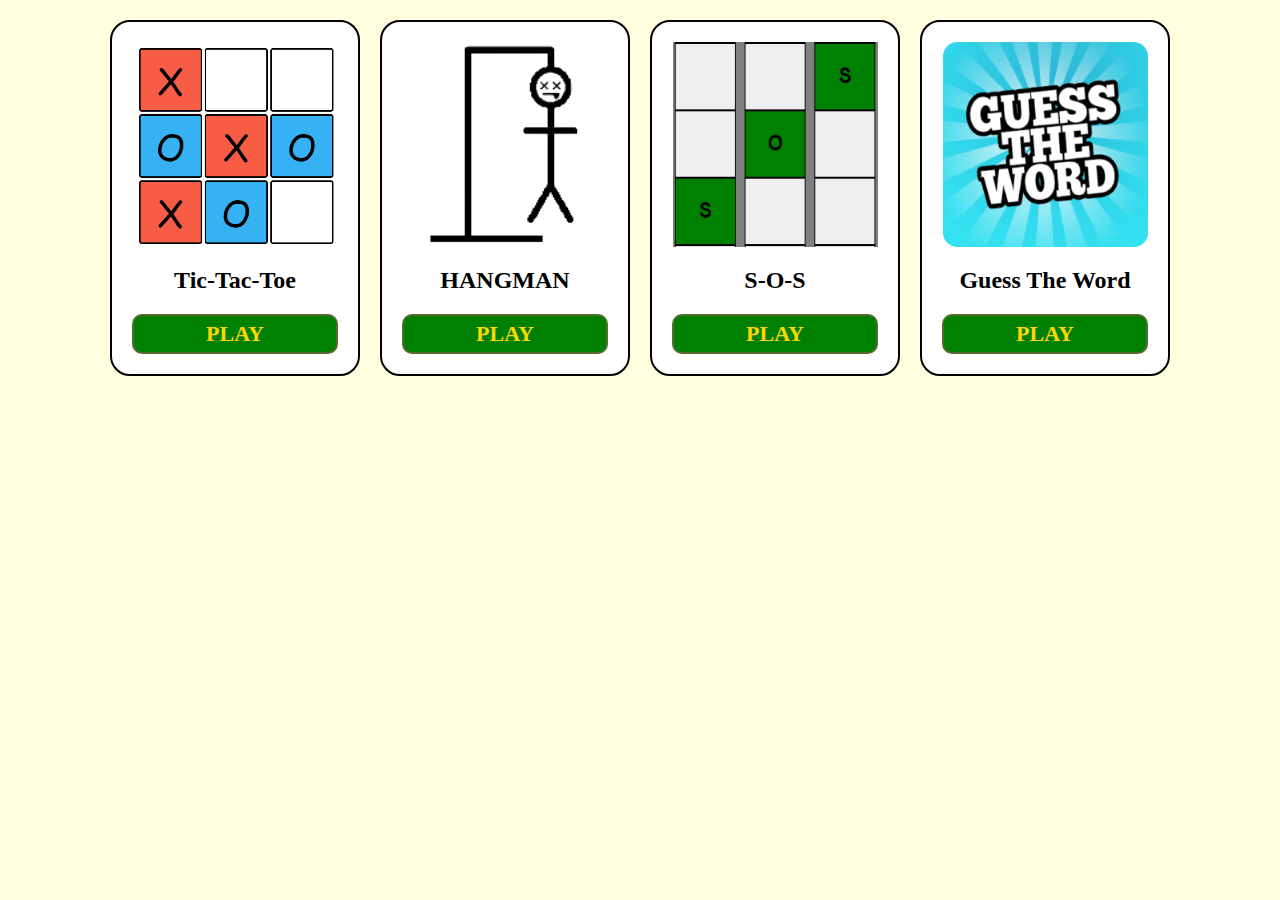
<file: index.html>
<!DOCTYPE html>
<html lang="en">
    <head>
        <meta charset="UTF-8">
        <meta http-equiv="X-UA-Compatible" content="IE=edge">
        <meta name="viewport" content="width=device-width, initial-scale=1.0">
        <title>Document</title>
        <link rel="stylesheet" href="style.css">
    </head>
    <body>
        <div class="container">
            <div class="card">
                <img src="img/tic_tac_toe.png">
                <h2>Tic-Tac-Toe</h2>
                <a href="Tic-Tac-Toe/index.html">PLAY</a>
            </div>
            <div class="card">
                <img src="Hangman/img/steps_07.png">
                <h2>HANGMAN</h2>
                <a href="Hangman/index.html">PLAY</a>
            </div>
            <div class="card">
                <img src="img/sos.png">
                <h2>S-O-S</h2>
                <a href="S-O-S/index.html">PLAY</a>
            </div>
            <div class="card">
                <img src="img/guessTheWord.png">
                <h2>Guess The Word</h2>
                <a href="Guess The Word/index.html">PLAY</a>
            </div>
        </div>
    </body>
</html>
</file>
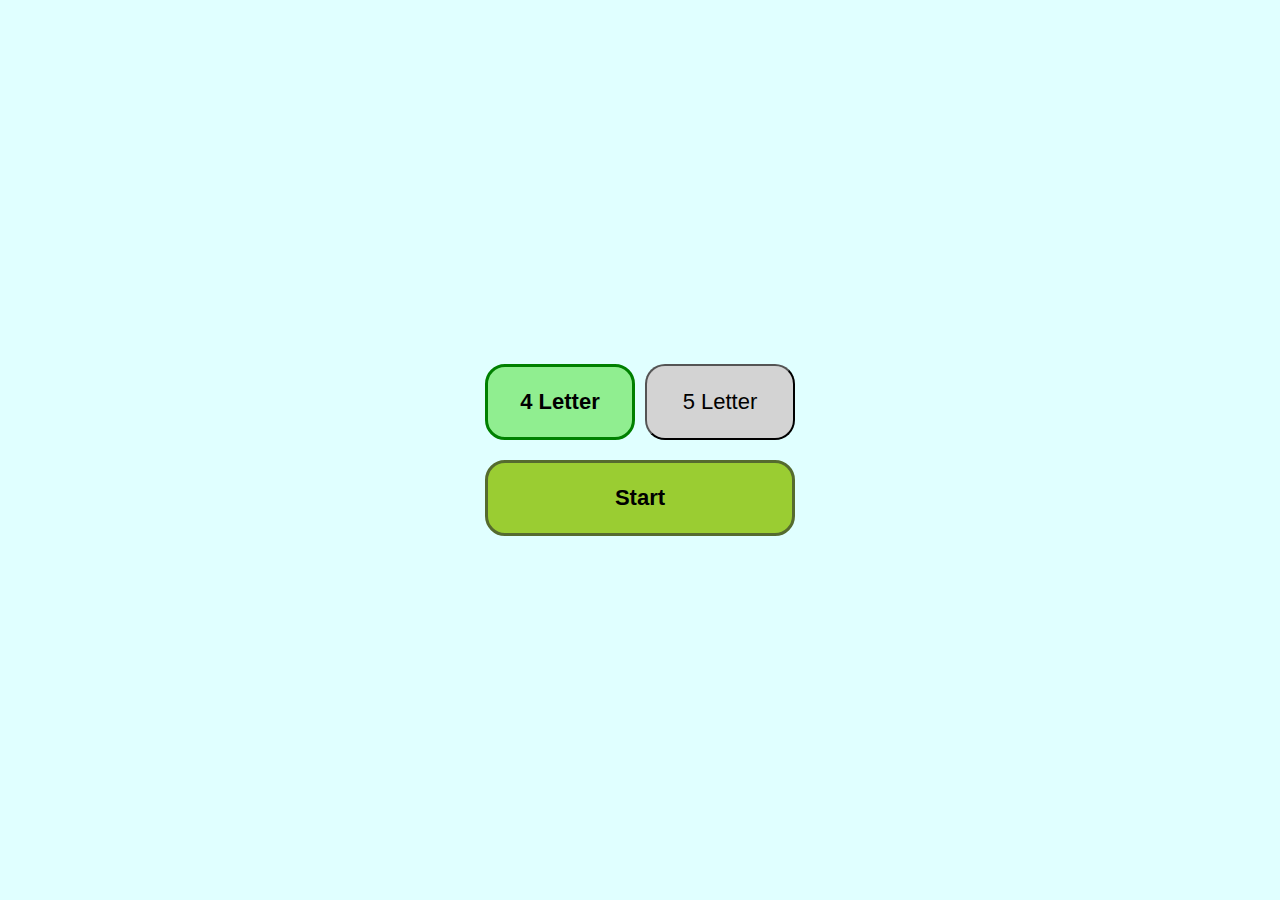
<file: Guess The Word/index.html>
<!DOCTYPE html>
<html lang="en">
    <head>
        <meta charset="UTF-8">
        <meta http-equiv="X-UA-Compatible" content="IE=edge">
        <meta name="viewport" content="width=device-width, initial-scale=1.0">
        <title>Guess The Word</title>
        <link rel="stylesheet" href="style.css">
        <script type="module" src="script.js" defer></script>
        <link rel="shortcut icon" href="../img/guessTheWord.png" type="image/x-icon">
    </head>
    <body>
        <dialog id="modal">
            <h1 id="info">You Guessed The Word!!</h1>
            <button>Main Menu</button>
            <button>Next Word</button>
        </dialog>
        <div class="startPanel">
            <div class="controls">
                <button class="variant active">4 Letter</button>
                <button class="variant">5 Letter</button>
                <button id="start">Start</button>
            </div>
        </div>
        <div class="container">
            <div id="wordPanel">
                <div id="box"></div>
            </div>
            <div id="controlPanel">
                <div id="keyboard"></div>
            </div>
            <button class="mainMenu">Main Menu</button>
        </div>
    </body>
</html>
</file>
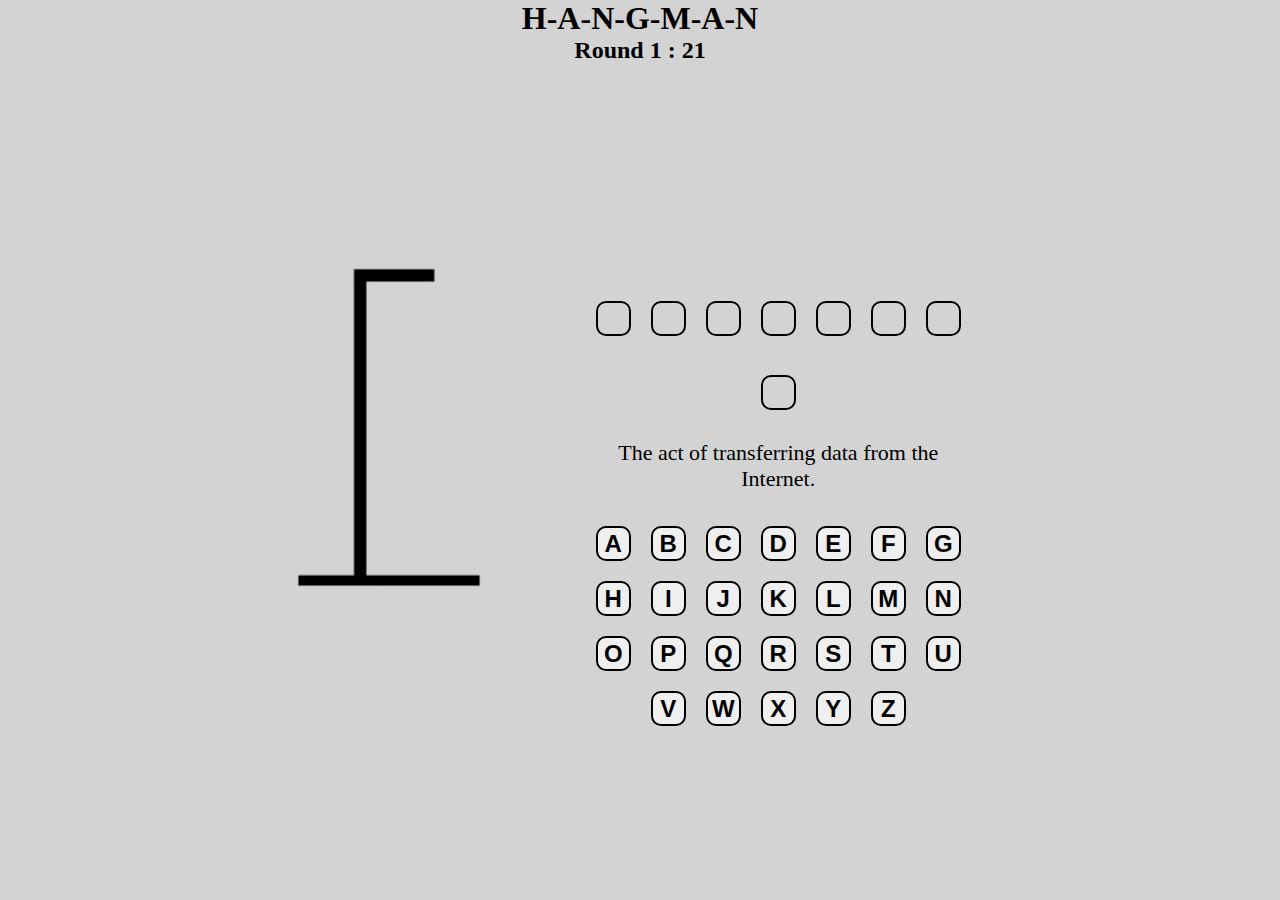
<file: Hangman/index.html>
<!DOCTYPE html>
<html lang="en">
    <head>
        <meta charset="UTF-8">
        <meta http-equiv="X-UA-Compatible" content="IE=edge">
        <meta name="viewport" content="width=device-width, initial-scale=1.0">
        <title>Hangman</title>
        <link rel="stylesheet" href="style.css">
        <link rel="shortcut icon" href="img/steps_07.png" type="image/x-icon">
        <script src="Words.js"></script>
        <script src="script.js" defer></script>
    </head>
    <body>
        <div id="box">
            <h1>H-A-N-G-M-A-N</h1>
            <h2 id="round"></h2>
        </div>
        <div class="game">
            <div id="imgBox"></div>
            <div id="infoBox">
                <div id="wordHintBox"></div>
                <div id="playerBox"></div>
            </div>
        </div>
    </body>
</html>
</file>
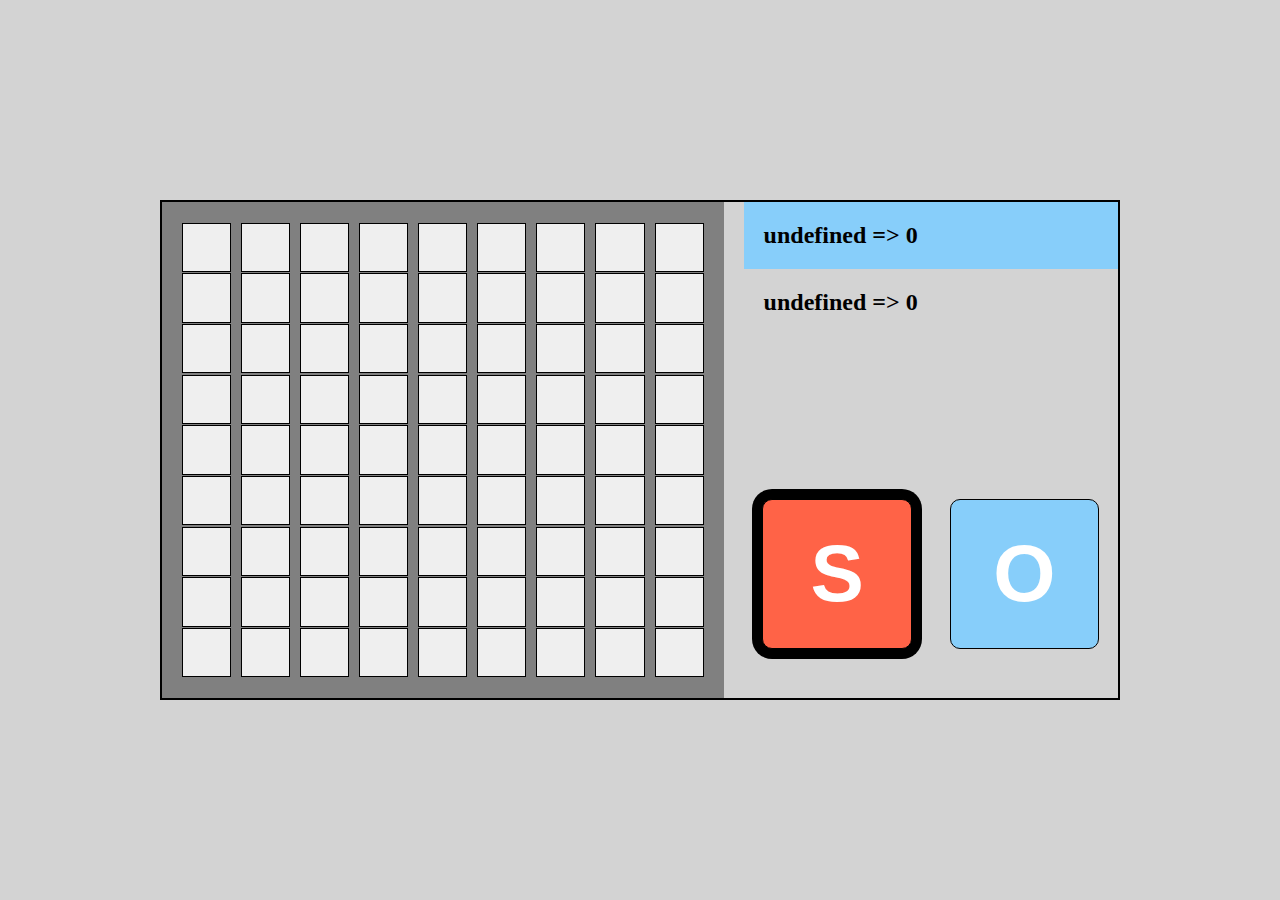
<file: S-O-S/index.html>
<!DOCTYPE html>
<html lang="en">
    <head>
        <meta charset="UTF-8">
        <meta http-equiv="X-UA-Compatible" content="IE=edge">
        <meta name="viewport" content="width=device-width, initial-scale=1.0">
        <title>Document</title>
        <link rel="stylesheet" href="style.css">
        <script src="SOS.js"></script>
        <script src="script.js" defer></script>
        <link rel="shortcut icon" href="../img/sos.png" type="image/x-icon">
    </head>
    <body>
        <script>
            var player1 = prompt("PLayer1 : ").trim() || "Player 1";
            var player2 = prompt("PLayer2 : ").trim() || "Player 2";
        </script>
        <div id="game">
            <div id="board"></div>

            <div id="info">
                <div class="players">
                    <h2 class="playing" id="player1"></h2>
                    <h2 id="player2"></h2>
                </div>
                <div class="symbols">
                    <button onclick="changeSymbol('S')" class="active" id="btnS">S</button>
                    <button onclick="changeSymbol('O')" id="btnO">O</button>
                </div>
            </div>
        </div>
    </body>
</html>
</file>
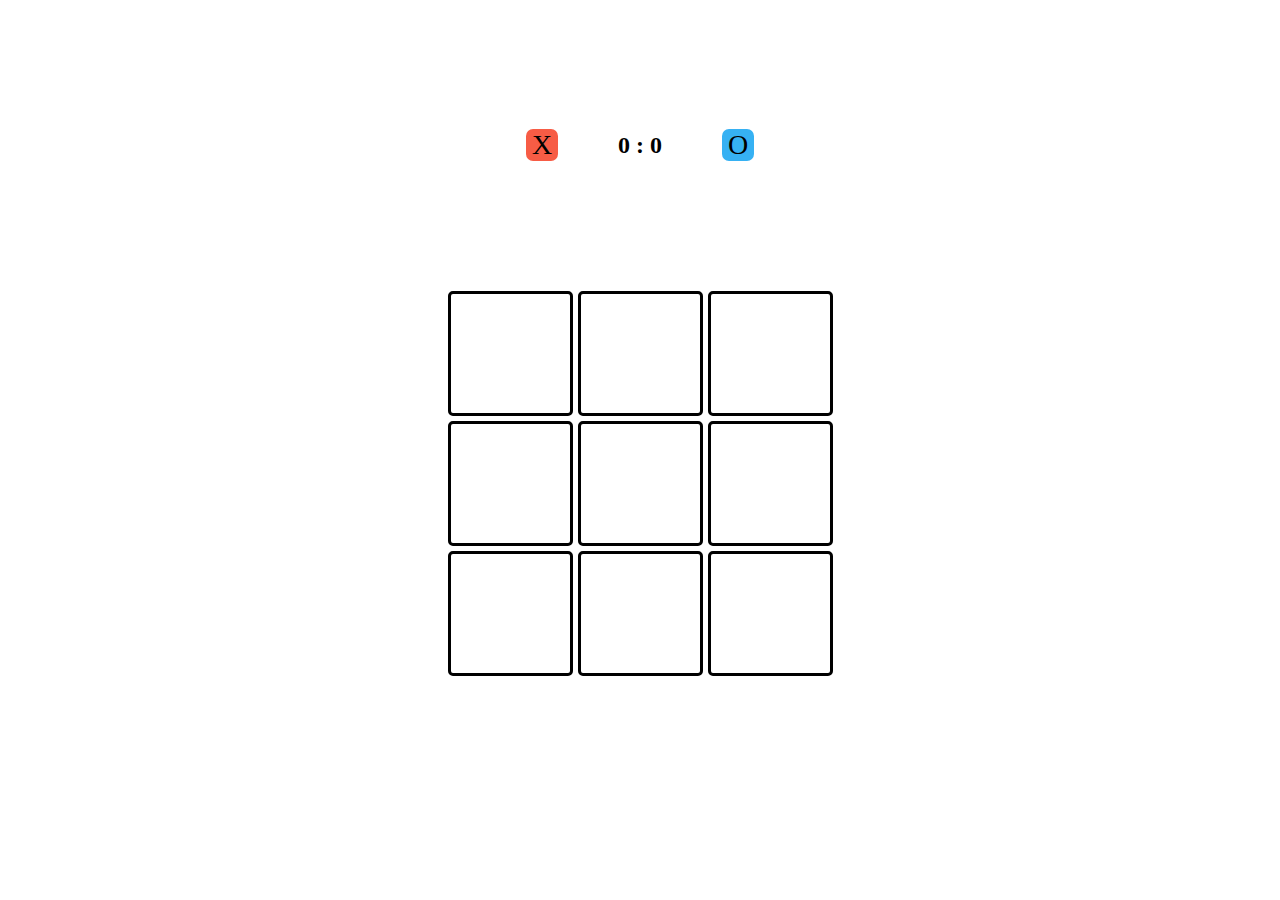
<file: Tic-Tac-Toe/index.html>
<!DOCTYPE html>
<html lang="en">
    <head>
        <meta charset="UTF-8">
        <meta http-equiv="X-UA-Compatible" content="IE=edge">
        <meta name="viewport" content="width=device-width, initial-scale=1.0">
        <title>Tic-Tac-Toe</title>
        <link rel="stylesheet" href="style.css">
        <link rel="shortcut icon" href="../img/tic_tac_toe.png" type="image/x-icon">
        <script src="script.js" defer></script>
    </head>
    <body>
        <script>
            var player1 = prompt("Player 1 : ");
            var player2 = prompt("Player 2 : ");
        </script>
        <div class="infoDesk">
            <div class="box player1">X</div>
            <h2 id="pl1"></h2>
            <h2 id="score">0 : 0</h2>
            <h2 id="pl2"></h2>
            <div class="box player2">O</div>
        </div>
        <div class="display">
            <button onclick="Clicked(1)"></button>
            <button onclick="Clicked(2)"></button>
            <button onclick="Clicked(3)"></button>
            <button onclick="Clicked(4)"></button>
            <button onclick="Clicked(5)"></button>
            <button onclick="Clicked(6)"></button>
            <button onclick="Clicked(7)"></button>
            <button onclick="Clicked(8)"></button>
            <button onclick="Clicked(9)"></button>
        </div>
    </body>
</html>
</file>
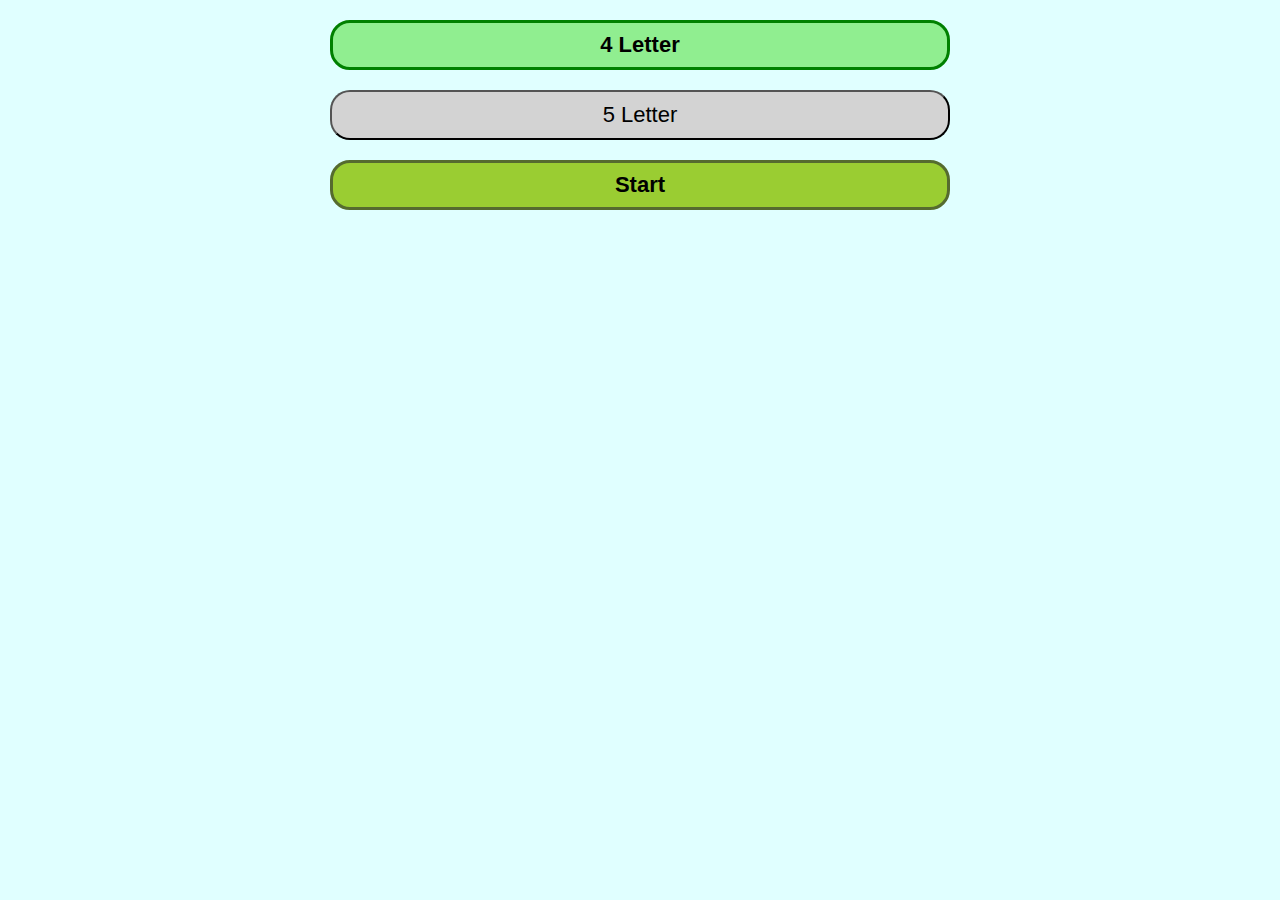
<file: Games/Guess The Word/index.html>
<!DOCTYPE html>
<html lang="en">
    <head>
        <meta charset="UTF-8">
        <meta http-equiv="X-UA-Compatible" content="IE=edge">
        <meta name="viewport" content="width=device-width, initial-scale=1.0">
        <title>Guess The Word</title>
        <link rel="stylesheet" href="style.css">
        <link rel="shortcut icon" href="../img/guessTheWord.png" type="image/x-icon">
        <script src="data.js"></script>
        <script src="script.js" defer></script>
    </head>
    <body>
        <dialog id="modal">
            <h1 id="info">You Guessed The Word!!</h1>
            <button>Main Menu</button>
            <button>Next Word</button>
        </dialog>
        <div class="startPanel">
            <div class="controls">
                <button class="variant active">4 Letter</button>
                <button class="variant">5 Letter</button>
                <button id="start">Start</button>
            </div>
        </div>
        <div class="container">
            <div id="wordPanel">
                <div id="box"></div>
            </div>
            <div id="controlPanel">
                <div id="keyboard"></div>
            </div>
            <button class="mainMenu">Back</button>
        </div>
    </body>
</html>
</file>
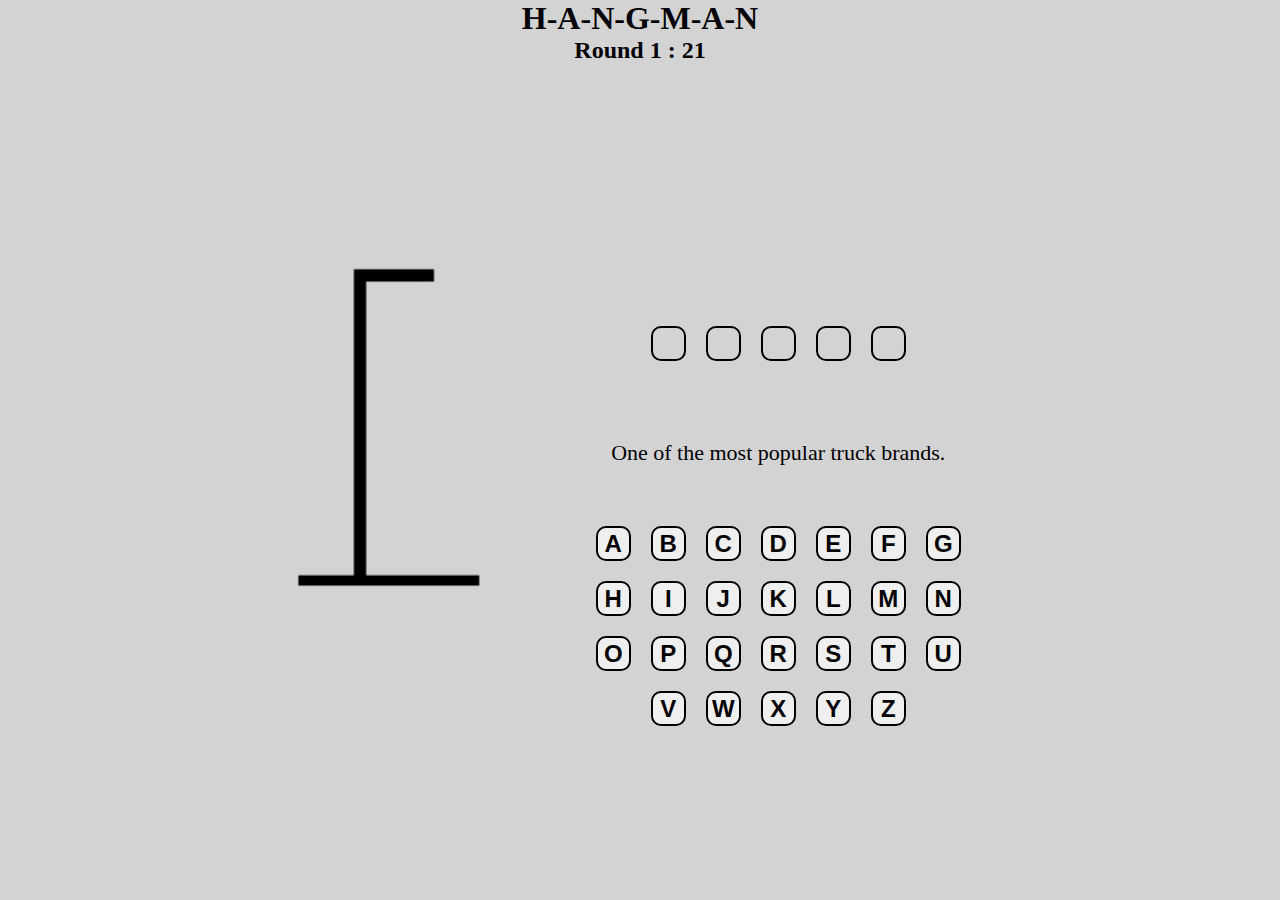
<file: Games/Hangman/index.html>
<!DOCTYPE html>
<html lang="en">
    <head>
        <meta charset="UTF-8">
        <meta http-equiv="X-UA-Compatible" content="IE=edge">
        <meta name="viewport" content="width=device-width, initial-scale=1.0">
        <title>Hangman</title>
        <link rel="stylesheet" href="style.css">
        <link rel="shortcut icon" href="img/steps_07.png" type="image/x-icon">
        <script src="Words.js"></script>
        <script src="script.js" defer></script>
    </head>
    <body>
        <div id="box">
            <h1>H-A-N-G-M-A-N</h1>
            <h2 id="round"></h2>
        </div>
        <div class="game">
            <img id="imgBox" src="img/steps_00.png">
            <div id="infoBox">
                <div id="wordHintBox"></div>
                <div id="playerBox"></div>
            </div>
        </div>
    </body>
</html>
</file>
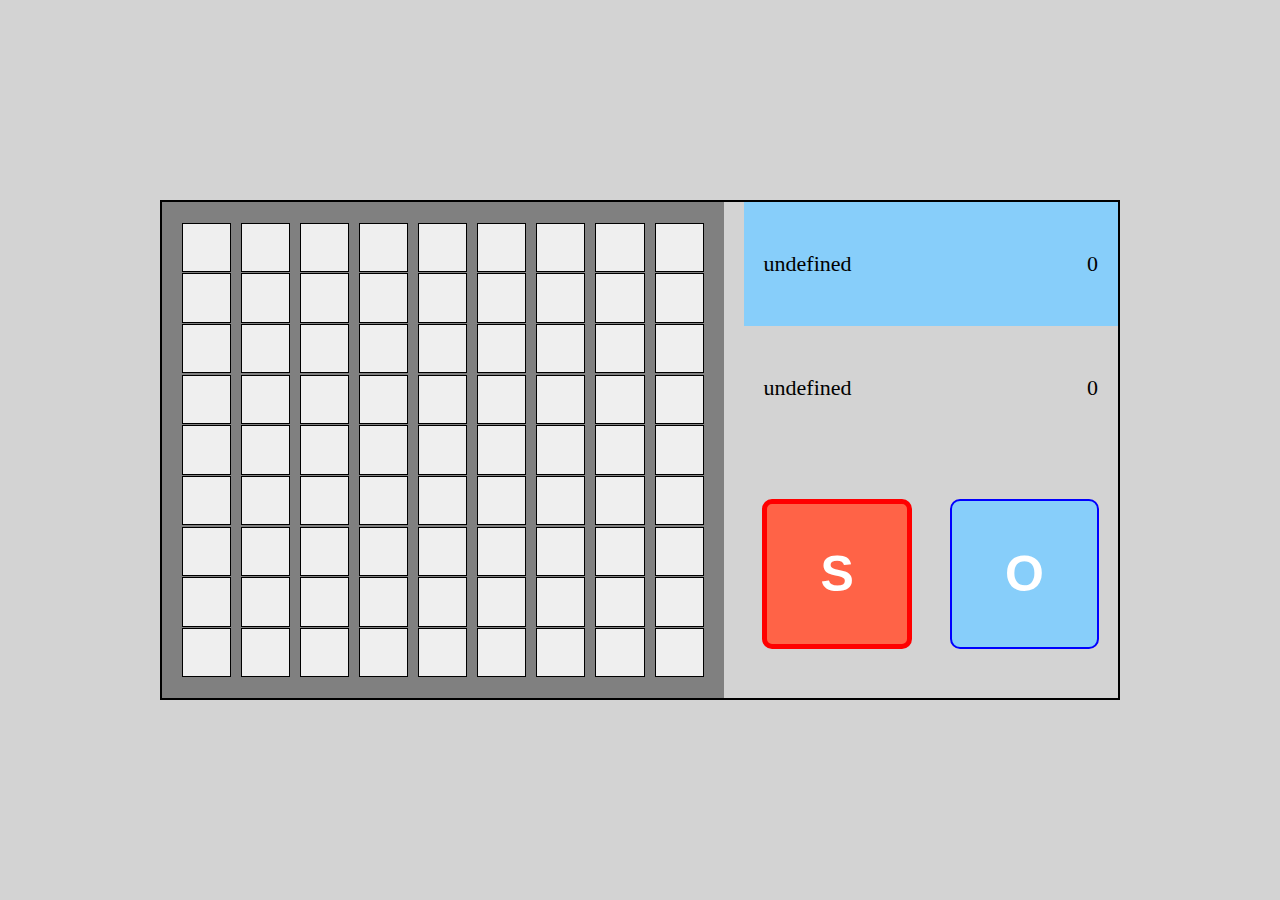
<file: Games/S-O-S/index.html>
<!DOCTYPE html>
<html lang="en">
    <head>
        <meta charset="UTF-8">
        <meta http-equiv="X-UA-Compatible" content="IE=edge">
        <meta name="viewport" content="width=device-width, initial-scale=1.0">
        <title>Document</title>
        <link rel="stylesheet" href="style.css">
        <script src="SOS.js"></script>
        <script src="script.js" defer></script>
        <link rel="shortcut icon" href="../img/sos.png" type="image/x-icon">
    </head>
    <body>
        <script>
            var player1 = prompt("PLayer1 : ").trim() || "Player 1";
            var player2 = prompt("PLayer2 : ").trim() || "Player 2";
        </script>
        <div id="game">
            <div id="board"></div>

            <div id="info">
                <div class="players">
                    <div class="playing" id="player1"></div>
                    <div class="playing" id="player1Score"></div>
                    <div id="player2"></div>
                    <div id="player2Score"></div>
                </div>
                <div class="symbols">
                    <button onclick="changeSymbol('S')" class="active" id="btnS">S</button>
                    <button onclick="changeSymbol('O')" id="btnO">O</button>
                </div>
            </div>
        </div>
    </body>
</html>
</file>
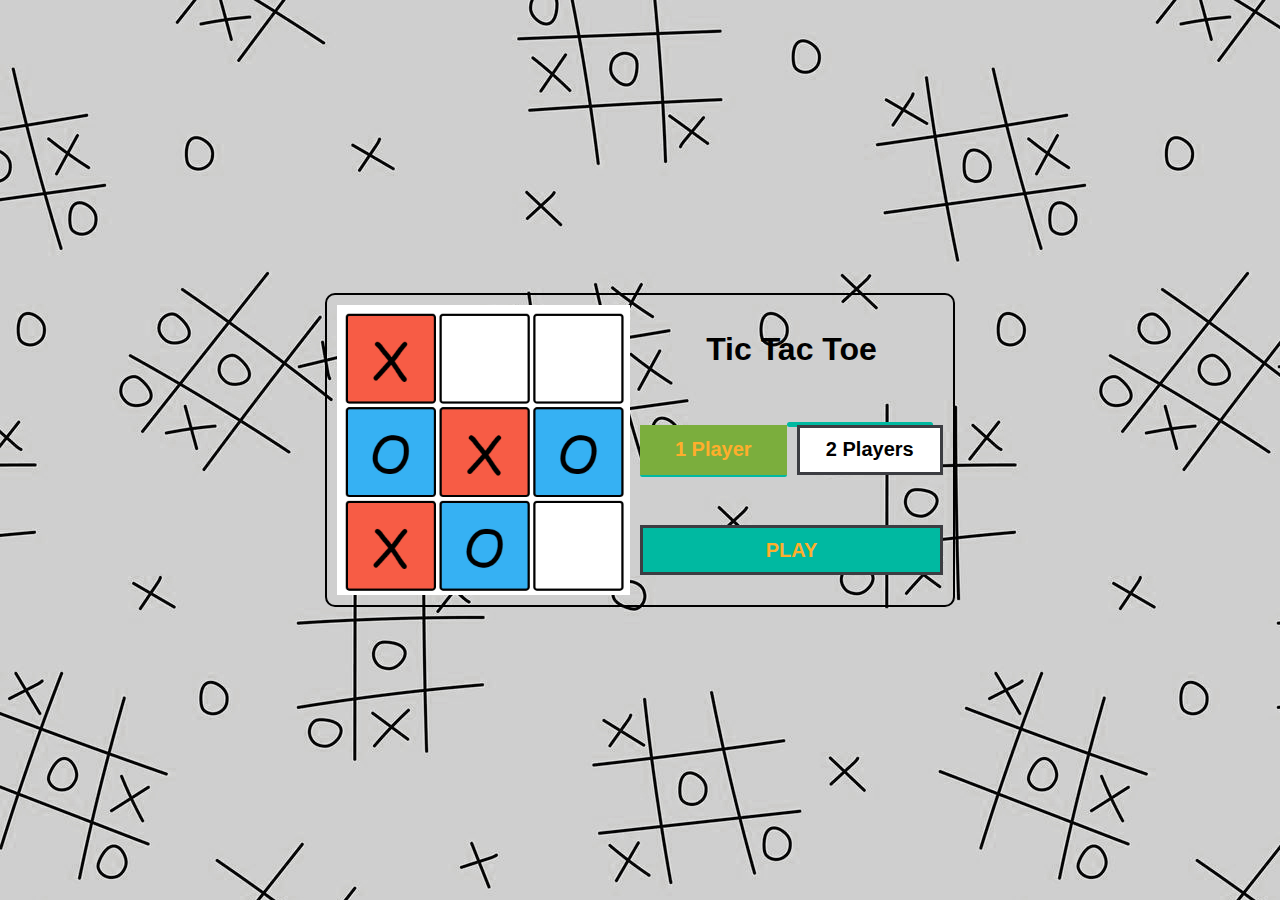
<file: Games/TicTacToe/index.html>
<!DOCTYPE html>
<html lang="en">
    <head>
        <meta charset="UTF-8">
        <meta http-equiv="X-UA-Compatible" content="IE=edge">
        <meta name="viewport" content="width=device-width, initial-scale=1.0">
        <title>Tic-Tac-Toe</title>
        <link rel="stylesheet" href="styles/main.css">
        <link rel="stylesheet" href="styles/menu.css">
        <link rel="shortcut icon" href="../img/tic_tac_toe.png" type="image/x-icon">
        <script src="script.js" defer></script>
    </head>
    <body>
        <div class="menu">
            <img src="img/logo.png" id="logo">
            <h1>Tic Tac Toe</h1>
            <button onclick="changeMode(1)" class="active" id="btn1">1 Player</button>
            <button onclick="changeMode(2)" id="btn2">2 Players</button>
            <button onclick="startGame()" id="start">Play</button>
        </div>
        <div class="infoDesk">
            <div class="box player1">X</div>
            <h2 id="pl1"></h2>
            <h2 id="score1">0</h2>
            <h2 id="score2">0</h2>
            <h2 id="pl2"></h2>
            <div class="box player2">O</div>
        </div>
        <div class="display">
            <button class="fields" onclick="clicked(1)"></button>
            <button class="fields" onclick="clicked(2)"></button>
            <button class="fields" onclick="clicked(3)"></button>
            <button class="fields" onclick="clicked(4)"></button>
            <button class="fields" onclick="clicked(5)"></button>
            <button class="fields" onclick="clicked(6)"></button>
            <button class="fields" onclick="clicked(7)"></button>
            <button class="fields" onclick="clicked(8)"></button>
            <button class="fields" onclick="clicked(9)"></button>
        </div>
    </body>
</html>
</file>
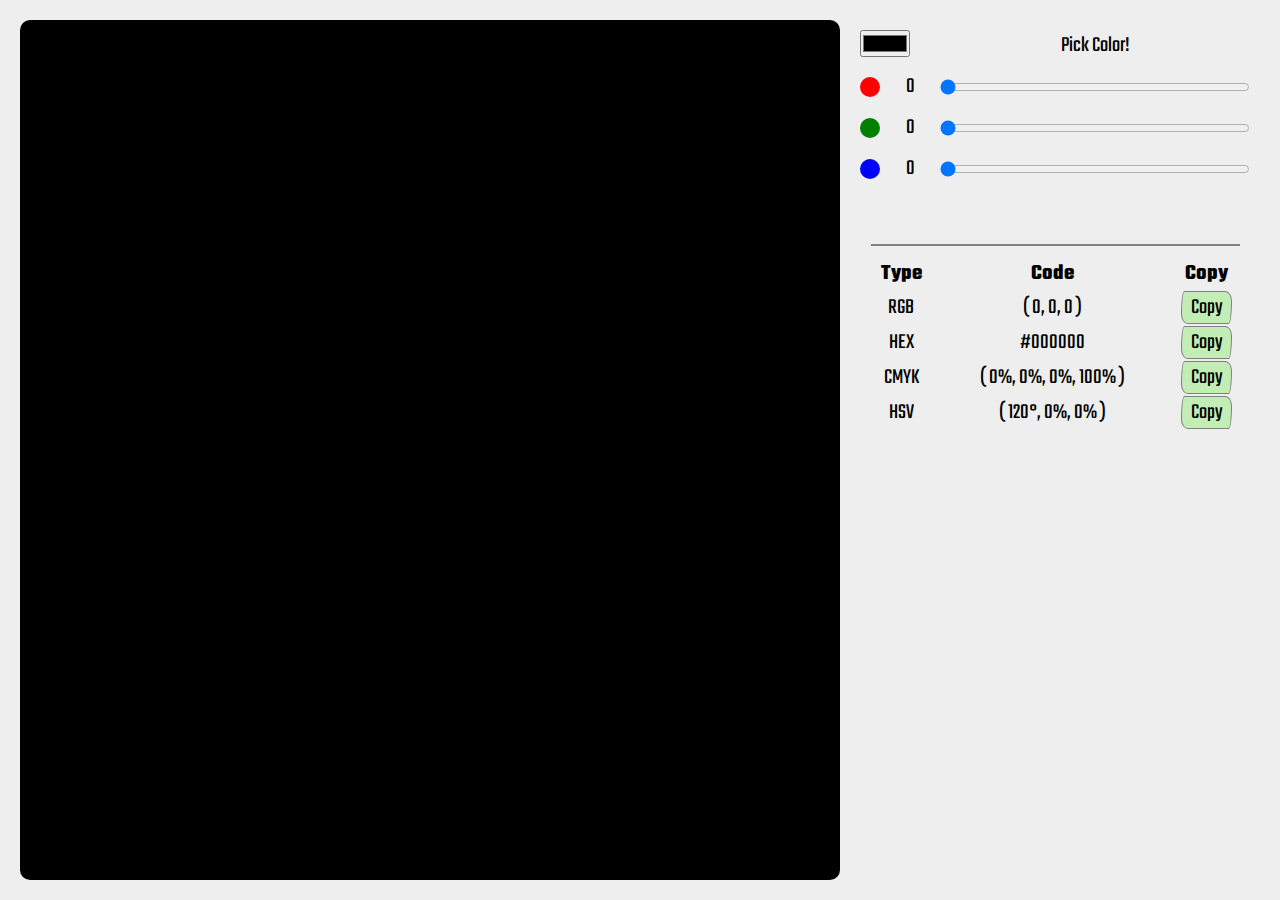
<file: Tools/ColorPicker/index.html>
<!DOCTYPE html>
<html lang="en">
    <head>
        <meta charset="UTF-8">
        <meta name="viewport" content="width=device-width, initial-scale=1.0">
        <title>Color Picker</title>
        <link rel="stylesheet" href="style.css">
        <link rel="shortcut icon" href="img/logo.png" type="image/x-icon">
        <script defer src="script.js"></script>
    </head>
    <body>
        <div class="container">
            <div id="colorPreview"></div>
            <div class="sliders">
                <input type="color" id="colorInput" oninput="toggleChange('color')">
                <span style="grid-column-start: 3; align-self: center;">Pick Color!</span>

                <div style="background-color: red;" class="color"></div>
                <input class="value" type="number" id="redValue" value="0" min="0" max="255">
                <input type="range" id="colorRed" value="0" min="0" max="255" oninput="toggleChange()">

                <div style="background-color: green;" class="color"></div>
                <input class="value" type="number" id="greenValue" value="0" min="0" max="255">
                <input type="range" id="colorGreen" value="0" min="0" max="255" oninput="toggleChange()">

                <div style="background-color: blue;" class="color"></div>
                <input class="value" type="number" id="blueValue" value="0" min="0" max="255">
                <input type="range" id="colorBlue" value="0" min="0" max="255" oninput="toggleChange()">
            </div>
            <div class="colorCodes">
                <table>
                    <tr>
                        <th>Type</th>
                        <th style="width: 50%;">Code</th>
                        <th>Copy</th>
                    </tr>
                    <tr>
                        <td>RGB</td>
                        <td id="rgb">( 0, 0, 0 )</td>
                        <td><button class="copyBtn" onclick="copyCode('rgb')">Copy</button></td>
                    </tr>
                    <tr>
                        <td>HEX</td>
                        <td id="hex">#000000</td>
                        <td><button class="copyBtn" onclick="copyCode('hex')">Copy</button></td>
                    </tr>
                    <tr>
                        <td>CMYK</td>
                        <td id="cmyk">( 0%, 0%, 0%, 100% )</td>
                        <td><button class="copyBtn" onclick="copyCode('cmyk')">Copy</button></td>
                    </tr>
                    <tr>
                        <td>HSV</td>
                        <td id="hsv">( 120°, 0%, 0% )</td>
                        <td><button class="copyBtn" onclick="copyCode('hsv')">Copy</button></td>
                    </tr>
                </table>
            </div>
        </div>
    </body>
</html>
</file>
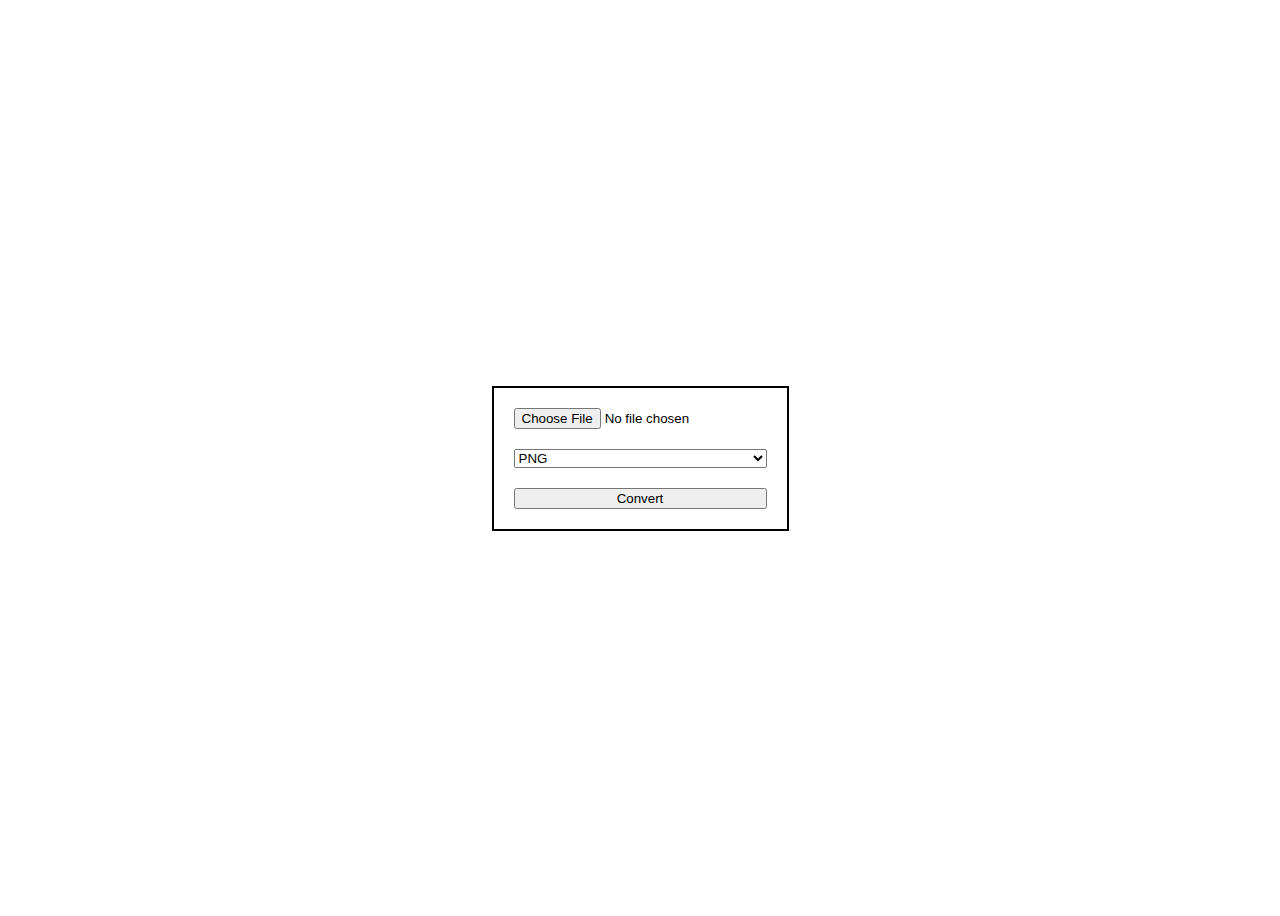
<file: Tools/ImageConverter/index.html>
<!DOCTYPE html>
<html lang="en">
    <head>
        <meta charset="UTF-8">
        <meta http-equiv="X-UA-Compatible" content="IE=edge">
        <meta name="viewport" content="width=device-width, initial-scale=1.0">
        <title>Convert Image</title>
        <script src="script.js" defer></script>
        <link rel="stylesheet" href="style.css">
        <link rel="shortcut icon" href="img/logo.png" type="image/x-icon">
    </head>
    <body>
        <form>
            <input accept=".png, .jpg, .jpeg, .webp" id="input" type="file" required>
            <select id="type">
                <option value="png">PNG</option>
                <option value="jpg">JPG</option>
                <option value="jpeg">JPEG</option>
                <option value="webp">WEBP</option>
            </select>
            <input onclick="download()" type="submit" value="Convert">
        </form>
    </body>
</html>
</file>
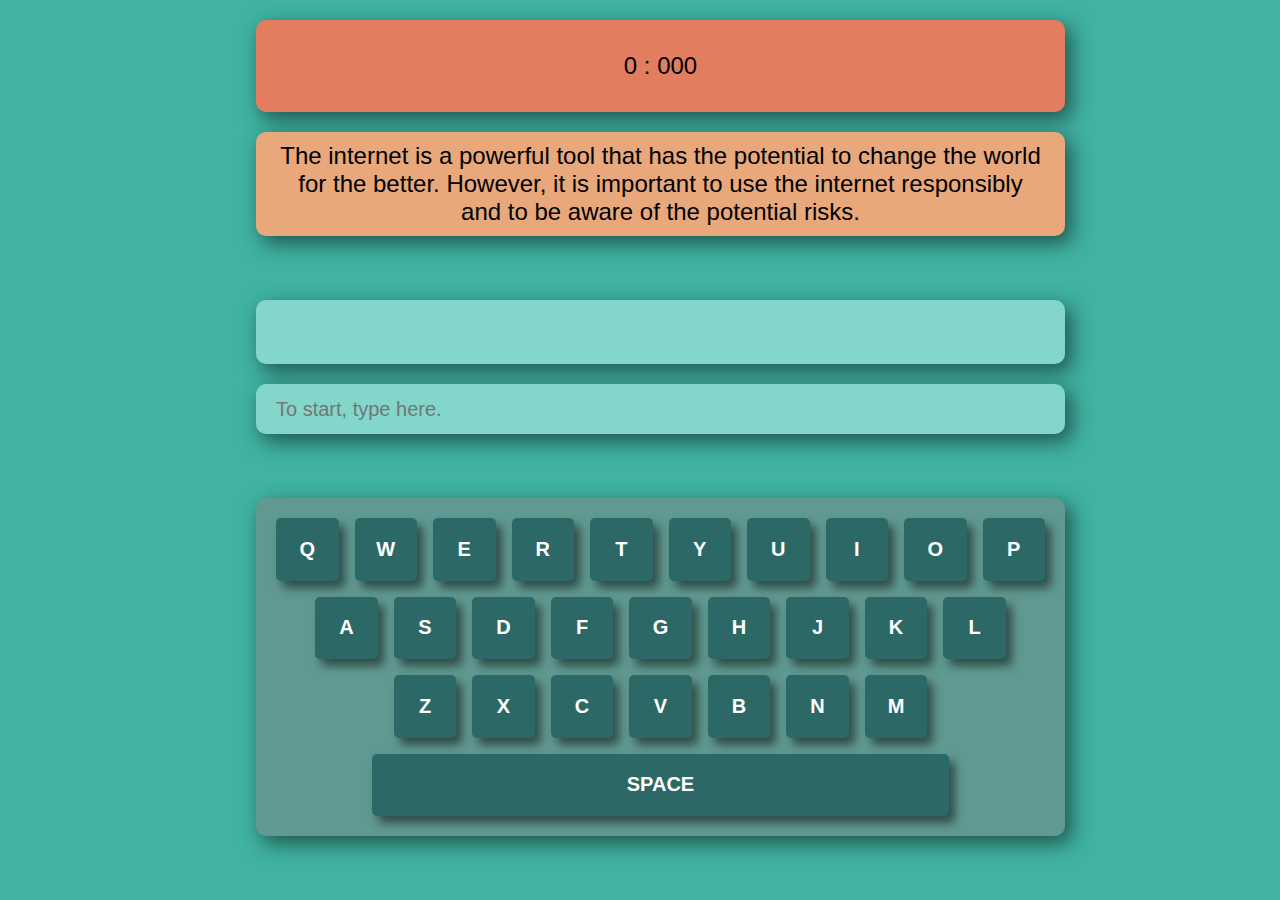
<file: Tools/SpeedTyping/index.html>
<!DOCTYPE html>
<html lang="en">
    <head>
        <meta charset="UTF-8">
        <meta name="viewport" content="width=device-width, initial-scale=1.0">
        <title>Document</title>
        <link rel="stylesheet" href="style.css">
        <link rel="shortcut icon" href="img/logo.png" type="image/x-icon">
        <script src="scripts/data.js"></script>
        <script src="scripts/stopwatch.js"></script>
        <script defer src="scripts/keyboard.js"></script>
        <script defer src="scripts/script.js"></script>
    </head>
    <body>
        <div id="container">
            <div title="Stopwatch" id="timer">0 : 000</div>
            <div title="You will have to type this text" id="textbox"></div>
            <div title="Current word" id="inputtext"></div>
            <input title="Entry" type="text" placeholder="To start, type here." id="inputbox">
            <div title="Keyboard" id="keyboard">
                <div id="row1" class="row"></div>
                <div id="row2" class="row"></div>
                <div id="row3" class="row"></div>
            </div>
        </div>

        <dialog>
            <div class="dialogBox">
                <h2>You Have Done !!!</h2>
                <p id="result">1 : 26 : 756</p>
                <button id="restartBtn" onclick="restart()">Restart</button>
            </div>
        </dialog>
    </body>
</html>
</file>
<file: style.css>
* {
    margin: 0;
    padding: 0;
    box-sizing: border-box;
}

body {
    padding: 20px;
    height: 100vh;
    background-color: lightyellow;
}

.container {
    width: 100%;
    display: flex;
    flex-wrap: wrap;
    gap: 20px;
    justify-content: center;
}

.card {
    width: 250px;
    border: 2px solid black;
    border-radius: 20px;
    padding: 20px;
    text-align: center;
    display: grid;
    gap: 20px;
    background-color: white;
}

.card>img {
    height: 205px;
    max-width: 205px;
    width: auto;
    justify-self: center;
}

.card>a {
    text-decoration: none;
    border-radius: 10px;
    width: 100%;
    height: 40px;
    border: 2px solid darkolivegreen;
    color: gold;
    background-color: green;
    font-weight: bold;
    font-size: 22px;
    display: grid;
    place-items: center;
    transition: .2s all linear;
}

.card>a:hover {
    background-color: gold;
    color: green;
}
</file>
<file: Guess The Word/style.css>
* {
    margin: 0;
    padding: 0;
    box-sizing: border-box;
}

body {
    height: 100vh;
    background-color: lightcyan;
    padding: 20px;
}

#modal {
    width: 250px;
    min-height: 125px;
    padding: 20px;
    background-color: white;
    border: none;
    box-shadow: 0px 12px 80px 30px rgb(127, 127, 127);
    border-radius: 20px;
    position: absolute;
    top: 50%;
    left: 50%;
    translate: -50% -50%;
    text-align: center;
}

#modal>button {
    width: 125px;
    padding: 5px 10px;
    background-color: white;
    border: 2px solid gray;
    margin: 10px;
    font-size: 16px;
    border-radius: 10px;
}

#modal>button:hover {
    background-color: lightgreen;
}

#modal::backdrop {
    background-color: rgba(0, 0, 0, 0.5);
}

.startPanel {
    display: flex;
    justify-content: center;
    align-items: center;
    width: 50%;
    height: 100%;
    margin: auto;
}

.controls {
    display: grid;
    grid-template-columns: 1fr 1fr;
    width: 50%;
    height: 20%;
    gap: 20px 10px;
}

.controls>button {
    border-radius: 20px;
    font-size: 22px;
    background-color: lightgray;
}

.controls>button:hover {
    background-color: lightseagreen !important;
}

.active {
    border: 3px solid green;
    font-weight: bold;
    background-color: lightgreen !important;
}

#start {
    grid-column-start: 1;
    grid-column-end: 3;
    background-color: yellowgreen;
    font-weight: bold;
    border: 3px solid darkolivegreen !important;
}

.container {
    height: 100%;
    width: 100%;
    grid-template-columns: 1fr 1fr;
    display: none;
}

.mainMenu {
    width: 150px;
    height: 50px;
    border: none;
    background-color: lightcoral;
    position: absolute;
    font-size: 22px;
    font-weight: bold;
    border-radius: 20px 50% / 50% 20px;
}

.mainMenu:hover {
    animation: beat .5s infinite;
}

#wordPanel,
#controlPanel {
    display: flex;
    justify-content: center;
    align-items: center;
    padding: 50px;
}

#box {
    display: grid;
    gap: 20px 10px;
}

#keyboard {
    display: grid;
    grid-template-columns: repeat(9, 1fr);
    gap: 20px;
}

.letterBox {
    width: 100px;
    aspect-ratio: 1 / 1;
    border-radius: 5px;
    border: 2px solid gray;
    display: grid;
    place-items: center;
    font-size: 50px;
    font-weight: bold;
}

.keys {
    width: 75px;
    height: 75px;
    border-radius: 10px;
    font-weight: bold;
    font-size: 20px;
    transition: .2s all linear;
}

.keys:hover {
    background-color: lightsteelblue;
}

.keys:disabled {
    border: none;
}

.submitBtn {
    grid-column-start: 4;
    grid-column-end: 7;
    padding: 20px 10px;
    border-radius: 10px;
    border: 1px solid darkolivegreen;
    box-shadow: 0px 20px 100px .5px rgb(127, 127, 127);
    font-size: 20px;
    font-weight: bold;
    background-color: lightgreen;
    transition: .2s all linear;
}

.submitBtn:hover {
    background-color: lightsteelblue;
}

@keyframes beat {
    from {
        transform: scale(1);
    }
    to {
        transform: scale(1.2);
    }
}
</file>
<file: Hangman/style.css>
* {
    margin: 0;
    padding: 0;
    box-sizing: border-box;
    text-align: center;
}

body {
    display: grid;
    grid-template-rows: 0.3fr 2fr;
    height: 100vh;
    background-color: #D3D3D3;
}

.game {
    width: 55%;
    height: auto;
    display: grid;
    grid-template-columns: 1.2fr 2fr;
    gap: 20px;
    place-self: center;
}

#imgBox {
    background-image: url("img/steps_00.png");
    background-size: contain;
    background-repeat: no-repeat;
}

#infoBox {
    display: grid;
    grid-template-columns: 1fr;
    grid-template-rows: 1fr 1fr;
    row-gap: 15px;
    padding: 20px;
}

#wordHintBox {
    display: flex;
    flex-wrap: wrap;
    justify-content: center;
    align-items: center;
}

#playerBox {
    display: flex;
    flex-wrap: wrap;
    justify-content: center;
}

.letterBox,
.keys {
    width: 35px;
    aspect-ratio: 1 / 1;
    border-radius: 10px;
    border: 2px solid black;
    grid-row: 1;
    margin: 10px;
    display: grid;
    place-items: center;
    font-weight: bold;
    font-size: 24px;
    color: black;
}

.hintLine {
    font-size: 22px;
    text-align: center;
}

button:hover {
    background-color: #98b6d4;
}

.playAgainBtn {
    padding: 10px;
    border-radius: 5px;
    font-weight: bold;
    background-color: lightgreen;
    border: 2px solid lightseagreen;
}

.answer {
    font-size: 22px;
}

@media screen and (max-width: 1200px) {
    .game {
        width: 90%;
    }
}
</file>
<file: S-O-S/style.css>
* {
    margin: 0;
    padding: 0;
    box-sizing: border-box;
}

body {
    height: 100vh;
    display: grid;
    place-items: center;
    background-color: lightgrey;
}

#game {
    width: 75%;
    min-height: 500px;
    border: 2px solid black;
    display: grid;
    grid-template-columns: 1.5fr 1fr;
    gap: 20px;
}

#board {
    width: 100%;
    height: 100%;
    background-color: gray;
    padding: 20px;
    display: grid;
    column-gap: 10px;
    justify-content: center;
    align-items: center;
}

#info {
    width: 100%;
    height: 100%;
    display: grid;
    grid-template-rows: 1fr 1fr;
}

.symbols {
    display: grid;
    grid-template-columns: 1fr 1fr;
    place-items: center;
}

.symbols button {
    width: 80%;
    aspect-ratio: 1 / 1;
    font-size: 500%;
    border: none;
    border-radius: 10px;
    color: white;
    font-weight: bold;
    border: 1px solid black;
}

#btnS {
    background-color: tomato;
}

#btnO {
    background-color: lightskyblue;
}

.active {
    box-shadow: 0 0 0 10px black;
}

#board button, #board button:disabled {
    color: black;
    border: 1px solid black;
    background-color: #efefef;
    font-size: 22px;
    font-weight: bold;
}

#player1, #player2 {
    padding: 20px;
}

.playing {
    background-color: lightskyblue;
}
</file>
<file: Tic-Tac-Toe/style.css>
body {
    margin: 0;
    padding: 0;
    display: grid;
    grid-template-columns: 100%;
    height: 100vh;
}

.display {
    display: grid;
    grid-template-columns: repeat(3, 125px);
    grid-template-rows: repeat(3, 125px);
    gap: 5px;
    grid-row: 2;
    justify-self: center;
}

button {
    width: 125px;
    aspect-ratio: 1 / 1;
    background-color: #fff;
    border: 2px solid black;
    font-size: 72px;
    font-family: 'Tilt Prism', cursive;
    color: black;
    border-radius: 5px;
    border: 3px solid black;
}

.infoDesk {
    display: flex;
    justify-content: center;
    align-items: center;
    gap: 30px;
}

.box {
    width: 32px;
    height: 32px;
    border-radius: 7px;
    display: flex;
    justify-content: center;
    align-items: center;
    font-size: 28px;
    font-family: 'Tilt Prism', cursive;
}

.player1 {
    background-color: #f75c45;
}

.player2 {
    background-color: #36b1f3;
}
</file>
<file: Games/Guess The Word/style.css>
* {
    margin: 0;
    padding: 0;
    box-sizing: border-box;
}

body {
    min-height: 100vh;
    background-color: lightcyan;
    padding: 20px;
}

#modal {
    width: 250px;
    min-height: 125px;
    padding: 20px;
    background-color: white;
    border: none;
    box-shadow: 0px 12px 80px 30px rgb(127, 127, 127);
    border-radius: 20px;
    position: absolute;
    top: 50%;
    left: 50%;
    translate: -50% -50%;
    text-align: center;
}

#modal>button {
    width: 125px;
    padding: 5px 10px;
    background-color: white;
    border: 2px solid gray;
    margin: 10px;
    font-size: 16px;
    border-radius: 10px;
}

#modal>button:hover {
    background-color: lightgreen;
}

#modal::backdrop {
    background-color: rgba(0, 0, 0, 0.5);
}

.startPanel {
    display: flex;
    justify-content: center;
    align-items: center;
    width: 50%;
    height: 100%;
    margin: auto;
}

.controls {
    display: grid;
    grid-template-columns: 1fr 1fr;
    width: 50%;
    height: 20%;
    gap: 20px 10px;
}

.controls>button {
    border-radius: 20px;
    font-size: 22px;
    background-color: lightgray;
}

.controls>button:hover {
    background-color: lightseagreen !important;
}

.active {
    border: 3px solid green;
    font-weight: bold;
    background-color: lightgreen !important;
}

#start {
    grid-column-start: 1;
    grid-column-end: 3;
    background-color: yellowgreen;
    font-weight: bold;
    border: 3px solid darkolivegreen !important;
}

.container {
    height: 100%;
    width: 100%;
    grid-template-columns: 1fr 1fr;
    display: none;
}

.mainMenu {
    width: 100px;
    height: 30px;
    border: none;
    background-color: lightcoral;
    position: absolute;
    font-size: 22px;
    font-weight: bold;
    border-radius: 20px 50% / 50% 20px;
}

.mainMenu:hover {
    animation: beat .5s infinite;
}

#wordPanel,
#controlPanel {
    display: flex;
    justify-content: center;
    align-items: center;
    padding: 50px;
}

#box {
    display: grid;
    gap: 20px 10px;
}

#keyboard {
    display: grid;
    grid-template-columns: repeat(9, 1fr);
    gap: 20px;
}

.letterBox {
    width: 100px;
    aspect-ratio: 1 / 1;
    border-radius: 5px;
    border: 2px solid gray;
    display: grid;
    place-items: center;
    font-size: 50px;
    font-weight: bold;
}

.keys {
    width: 75px;
    height: 75px;
    border-radius: 10px;
    font-weight: bold;
    font-size: 20px;
    transition: .2s all linear;
}

.keys:hover {
    background-color: lightsteelblue;
}

.keys:disabled {
    border: none;
}

.submitBtn {
    grid-column-start: 4;
    grid-column-end: 7;
    padding: 20px 10px;
    border-radius: 10px;
    border: 1px solid darkolivegreen;
    box-shadow: 0px 20px 100px .5px rgb(127, 127, 127);
    font-size: 20px;
    font-weight: bold;
    background-color: lightgreen;
    transition: .2s all linear;
}

.submitBtn:hover {
    background-color: lightsteelblue;
}

@keyframes beat {
    from {
        transform: scale(1);
    }

    to {
        transform: scale(1.2);
    }
}

@media screen and (max-width: 1500px) {
    #keyboard {
        display: flex;
        flex-wrap: wrap;
    }

    .submitBtn {
        display: flex;
        justify-content: center;
        place-items: center;
    }
}

@media screen and (max-width: 1300px) {
    .startPanel {
        width: 100%;
    }

    .controls {
        display: flex;
        flex-wrap: wrap;
    }

    .controls button {
        width: 100%;
        height: 50px;
    }

    .letterBox,
    .keys,
    .submitBtn {
        width: 50px;
        height: 50px;
    }

    .submitBtn {
        font-size: 10px;
    }

    #wordPanel,
    #controlPanel {
        flex-wrap: wrap;
        padding: 0;
    }
}

@media screen and (max-width: 800px) {
    .mainMenu{
        display: none;
    }
}

@media screen and (max-width: 600px) {
    .container {
        grid-template-columns: 1fr;
        gap: 20px;
    }

    .letterBox,
    .keys,
    .submitBtn {
        width: 15vw;
        height: 15vw;
    }

    #wordPanel {
        margin-top: 80px;
    }

    #controlPanel {
        margin-bottom: 20px;
    }

    #keyboard {
        justify-content: center;
    }
}
</file>
<file: Games/Hangman/style.css>
* {
    margin: 0;
    padding: 0;
    box-sizing: border-box;
    text-align: center;
}

body {
    display: grid;
    grid-template-rows: 0.3fr 2fr;
    height: 100vh;
    background-color: #D3D3D3;
}

.game {
    width: 55%;
    height: auto;
    display: grid;
    grid-template-columns: 1.2fr 2fr;
    gap: 20px;
    place-self: center;
}

#infoBox {
    display: grid;
    grid-template-columns: 1fr;
    grid-template-rows: 1fr 1fr;
    row-gap: 15px;
    padding: 20px;
}

#imgBox {
    width: 100%;
}

#wordHintBox {
    display: flex;
    flex-wrap: wrap;
    justify-content: center;
    align-items: center;
}

#playerBox {
    display: flex;
    flex-wrap: wrap;
    justify-content: center;
}

.letterBox,
.keys {
    width: 35px;
    aspect-ratio: 1 / 1;
    border-radius: 10px;
    border: 2px solid black;
    grid-row: 1;
    margin: 10px;
    display: grid;
    place-items: center;
    font-weight: bold;
    font-size: 24px;
    color: black;
}

.hintLine {
    font-size: 22px;
    text-align: center;
}

button:hover {
    background-color: #98b6d4;
}

.playAgainBtn {
    padding: 10px;
    border-radius: 5px;
    font-weight: bold;
    background-color: lightgreen;
    border: 2px solid lightseagreen;
}

.answer {
    font-size: 22px;
}

@media screen and (max-width: 1200px) {
    .game {
        width: 90%;
    }
}

@media screen and (max-width: 750px) {
    body {
        grid-template-rows: max-content;
    }

    .game {
        grid-template-columns: 1fr;
    }

    #imgBox {
        width: 50%;
        height: auto;
        margin: auto; 
    }

    #infoBox {
        padding: 0;
        grid-template-rows: auto;
    }

    .letterBox{
        width: 30px;
        border-radius: 5px;
        margin: 5px;
    }
}
</file>
<file: Games/S-O-S/style.css>
* {
    margin: 0;
    padding: 0;
    box-sizing: border-box;
}

body {
    height: 100vh;
    display: grid;
    place-items: center;
    background-color: lightgrey;
}

#game {
    width: 75%;
    min-height: 500px;
    border: 2px solid black;
    display: grid;
    grid-template-columns: 1.5fr 1fr;
    gap: 20px;
}

#board {
    width: 100%;
    height: 100%;
    background-color: gray;
    padding: 20px;
    display: grid;
    column-gap: 10px;
    justify-content: center;
    align-items: center;
}

#info {
    width: 100%;
    height: 100%;
    display: grid;
    grid-template-rows: 1fr 1fr;
}

.symbols {
    display: grid;
    grid-template-columns: 1fr 1fr;
    place-items: center;
}

.symbols button {
    width: 80%;
    aspect-ratio: 1 / 1;
    font-size: clamp(30px, 500%, 50px);
    border-radius: 10px;
    color: white;
    font-weight: bold;
    border: 2px solid;
}

#btnS {
    background-color: tomato;
    border-color: red;
}

#btnO {
    background-color: lightskyblue;
    border-color: blue;
}

.active {
    border-width: 5px !important;
}

.players {
    display: grid;
    grid-template-columns: 3fr 1fr;
}

#board button, #board button:disabled {
    color: black;
    border: 1px solid black;
    background-color: #efefef;
    font-size: 22px;
    font-weight: bold;
}

#player1, #player2, #player1Score, #player2Score {
    display: flex;
    align-items: center;
    padding: 20px;
    font-size: 22px;
    font-weight: 500;
}

#player1, #player2 {
    justify-content: start;
}

#player1Score, #player2Score {
    justify-content: end;
}

.playing {
    background-color: lightskyblue;
}

@media screen and (max-width: 750px) {
    #game {
        grid-template-columns: 1fr;
        grid-template-rows: 1fr 0.3fr;
    }

    #board {
        padding: 5px 15px;
        /* background-color: red; */
    }
}
</file>
<file: Games/TicTacToe/styles/main.css>
* {
    margin: 0;
    padding: 0;
    box-sizing: border-box;
    font-family: Arial, cursive;
}

body {
    margin: 0;
    height: 100vh;
    padding: 10px;
    display: grid;
    place-items: center;
    background-image: url('../img/background.jpg');
}

.display {
    display: none;
    grid-template-columns: repeat(3, 125px);
    grid-template-rows: repeat(3, 125px);
    gap: 5px;
    grid-row: 2;
    justify-self: center;
}

button {
    max-width: 100%;
    aspect-ratio: 1 / 1;
    background-color: #fff;
    border: 2px solid black;
    font-size: 72px;
    color: black;
    border-radius: 5px;
    border: 3px solid black;
}

.infoDesk {
    display: none;
    grid-template-columns: auto 1fr 35px 35px 1fr auto;
    align-items: center;
    width: 375px;
    gap: 10px;
    justify-self: center;
    background-color: #F98A76;
    padding: 10px;
    border-radius: 10px;
}

.box {
    width: 32px;
    height: 32px;
    border-radius: 7px;
    display: grid;
    place-items: center;
    font-size: 28px;
}

.player1 {
    background-color: #df381f;
}

.player2 {
    background-color: #36b1f3;
}

#pl2 {
    justify-self: right;
}

#score1,
#score2 {
    justify-self: center;
}



@media only screen and (max-width: 600px) {
    .display {
        grid-template-columns: repeat(3, 30vw);
        grid-template-rows: repeat(3, 30vw);
    }

    .infoDesk {
        width: 100%;
        padding: 10px;
        grid-template-columns: auto 1fr 35px;
        justify-self: center;
    }

    #score2,
    #pl2,
    .player2 {
        grid-row-start: 2;
    }

    #score2 {
        grid-column-start: 3;
    }

    #pl2 {
        grid-column-start: 2;
        justify-self: left;
    }

    .player2 {
        grid-column-start: 1;
    }
}
</file>
<file: Games/TicTacToe/styles/menu.css>
.menu {
    width: 50%;
    padding: 10px;
    border-radius: 10px;
    border: 2px solid;
    text-align: center;
    display: grid;
    grid-template-columns: 1fr .5fr .5fr;
    grid-template-rows: repeat(3, 1fr);
    gap: 10px;
    align-items: center;
}

#logo {
    width: 100%;
    height: auto;
    grid-row-start: 1;
    grid-row-end: 4;
}

.menu h1 {
    grid-column-start: 2;
    grid-column-end: 4;
    font-weight: bold;
}

.menu button {
    width: 100%;
    height: 50px;
    font-size: 20px;
    grid-row-start: 2;
    border: 3px solid #3c3d42;
    font-weight: bold;
    border-radius: 0;
}

#btn1 {
    grid-column-start: 2;
}

#start {
    grid-column-start: 2;
    grid-column-end: 4;
    grid-row-start: 3;
    background-color: #00b9a1;
    color: #ffae2c;
    text-transform: uppercase;
}

.active {
    background-color: #7bae3d;
    border: none !important;
    color: #ffae2c;
}

.active::after {
    content: "";
    height: 5px;
    border-radius: 5px;
    background-color: #00b9a1;
    display: block;
    position: relative;
    top: 22%;
    left: 0;
    z-index: -1;
    animation: below 1.5s infinite;
    transition: .5s all ease-in-out;
}

.active::before {
    border-radius: 5px;
    content: "";
    height: 5px;
    background-color: #00b9a1;
    display: block;
    position: relative;
    top: -22%;
    left: 100%;
    z-index: -1;
    animation: above 1.5s infinite;
    transition: .5s all ease-in-out;
}

@keyframes above {
    0% {
        left: 90%;
        width: 10%;
    }

    25% {
        width: 20%;
    }

    50% {
        width: 10%;
        left: 0%;
    }

    75% {
        width: 20%;
    }

    100% {
        width: 10%;
        left: 90%;
    }
}

@keyframes below {
    0% {
        left: 0%;
        width: 10%;
    }

    25% {
        width: 20%;
    }

    50% {
        width: 10%;
        left: 90%;
    }

    75% {
        width: 20%;
    }

    100% {
        width: 10%;
        left: 0%;
    }
}

@media only screen and (max-width: 1000px) {
    .menu {
        width: 100%;
    }
}

@media only screen and (max-width: 651px) {
    .menu img {
        display: none;
    }

    .menu {
        grid-template-columns: 1fr;
        grid-template-rows: repeat(4, 1fr);
        width: 75%;
        background-color: rgba(0, 0, 0, 0.3);
    }

    .menu h1 {
        grid-column-start: 1;
        grid-column-end: 2;
        color: #ffae2c;
    }

    .menu button {
        grid-column-start: 1 !important;
        grid-column-end: 2 !important;
        border: none;
    }

    .menu #btn2 {
        grid-row-start: 3;
    }

    .menu #start {
        grid-row-start: 4;
    }

    .active::after {
        height: 7px;
    }

    .active::before {
        top: -20%;
    }
}
</file>
<file: Tools/ColorPicker/style.css>
@import url('https://fonts.googleapis.com/css2?family=Teko&display=swap');

* {
    margin: 0;
    padding: 0;
    box-sizing: border-box;
    font-family: 'Teko', sans-serif;
    font-size: 22px;
}

body {
    height: 100vh;
    padding: 20px;
    background-color: #EEEEEE
}

.container {
    height: 100%;
    display: grid;
    grid-template-columns: 2fr 1fr;
    grid-template-rows: auto 1fr;
    gap: 10px;
    text-align: center;
}

#colorPreview {
    width: 100%;
    background-color: black;
    border-radius: 10px;
    grid-row-start: 1;
    grid-row-end: 3;
}

.color {
    aspect-ratio: 1 / 1;
    width: 20px;
    border-radius: 50%;
    grid-column-start: 1;
    align-self: center;
}

.sliders {
    display: grid;
    grid-template-columns: 20px 40px auto;
    gap: 10px;
    padding: 10px;
    margin-bottom: 50px;
}

.value::-webkit-inner-spin-button,
.value::-webkit-outer-spin-button {
    -webkit-appearance: none;
    margin: 0;
}

.value {
    width: 100%;
    text-align: center;
    border: none;
    background-color: transparent;
    align-self: center;
}

input[type="range"] {
    width: 100%;
    grid-column-start: 3;
    align-self: center;
}

.colorCodes::before {
    content: "";
    width: 90%;
    height: 2px;
    background-color: gray;
    display: block;
    margin: auto;
    position: relative;
}

.colorCodes {
    width: 100%;
    min-height: 100%;
    grid-column-start: 2;
    grid-row-start: 2;
}

.colorCodes::before {
    top: -10px;
}

.colorCodes table {
    width: 100%;
}

.copyBtn {
    width: 50%;
    border: 1px solid gray;
    background-color: #C2EEB6;
    border-radius: 10px 20px / 70px 30px;
    transition: all ease-in-out .2s;
}

.copyBtn:hover {
    background-color: #C2CF96;
}

@media screen and (max-width: 1023px) {
    .container {
        grid-template-columns: 1fr;
        grid-template-rows: 1fr 1fr 1fr;
    }

    #colorPreview {
        grid-row-start: 1;
        grid-row-end: 2;
    }

    .sliders {
        grid-column-start: 1;
        grid-row-start: 2;
    }

    .colorCodes {
        grid-column-start: 1;
        grid-row-start: 3;
    }

    .copyBtn {
        width: 80%;
    }
}
</file>
<file: Tools/ImageConverter/style.css>
body {
    display: grid;
    height: 100vh;
}

form {
    place-self: center;
    display: flex;
    flex-direction: column;
    gap: 20px;
    border: 2px solid;
    padding: 20px;
}
</file>
<file: Tools/SpeedTyping/style.css>
:root {
    --main-color: #40b3a2;
    --contrast-color: #e27d60;
    --shadow-color: rgba(0, 0, 0, 0.5);
    --key-color: #2c6966;
    --key-down-color: rgb(31, 104, 100);
    --input-color: #83d6ca;

    --gap: 1em;
    --key-size: 3.125em;
    --key-font-size: 1.25em;
}

* {
    margin: 0;
    padding: 0;
    box-sizing: border-box;
}

body {
    height: 100vh;
    background-color: var(--main-color);
}

#container {
    padding: 20px 20%;
    height: 100%;
    display: grid;
    gap: 20px;
}

/* Timer */

#timer {
    background-color: var(--contrast-color);
    padding: 10px 20px;
    font: 1.5rem Arial;
    display: grid;
    place-items: center;
    border-radius: 10px;
    box-shadow: 6px 7px 20px 1px var(--shadow-color);
}

/* InputText */

#inputtext {
    height: 100%;
    background-color: var(--input-color);
    padding: 10px 20px;
    display: flex;
    justify-content: center;
    align-items: center;
    font: 1.5rem Arial;
    border-radius: 10px;
    box-shadow: 6px 7px 20px 1px var(--shadow-color);
}

/* Textbox */

#textbox {
    -webkit-user-select: none;
    user-select: none;
    background-color: #e8a87c;
    padding: 10px 20px;
    font: 1.5rem Arial;
    height: max-content;
    border-radius: 10px;
    text-align: center;
    box-shadow: 6px 7px 20px 1px var(--shadow-color);
}

/* Inputbox */

#inputbox {
    font: 20px Arial;
    border-radius: 10px;
    color: black;
    background-color: var(--input-color);
    border: none;
    display: flex;
    align-items: center;
    width: 100%;
    height: 50px;
    padding: 10px 20px;
    box-shadow: 6px 7px 20px 1px var(--shadow-color);
}

/* Keyboard */

#keyboard {
    box-shadow: 6px 7px 20px 1px var(--shadow-color);
    border-radius: 10px;
    background-color: rgba(128, 128, 128, 0.5);
    padding: 1.25em;
    display: grid;
    gap: var(--gap);
    height: min-content;
}

#keyboard>.row {
    display: flex;
    gap: var(--gap);
    justify-content: center;
}

.key {
    height: var(--key-size);
    width: var(--key-size);
    border-radius: 5px;
    text-transform: uppercase;
    display: grid;
    place-items: center;
    font: var(--key-font-size) Arial;
    font-weight: bold;
    border: none;
    box-shadow: 0 0 10px 7px gray;
    background-color: var(--key-color);
    color: white;
    box-shadow: 6px 7px 10px 0px var(--shadow-color);
}

.space {
    justify-self: center;
    width: 75%;
    height: var(--key-size);
}

/* Dialog */

dialog {
    position: absolute;
    top: 50%;
    left: 50%;
    translate: -50% -50%;
    border: none;
    box-shadow: 0 0 50px 10px var(--shadow-color);
    border-radius: 15px;
}

dialog::backdrop {
    background-color: rgba(0, 0, 0, 0.5);
}

.dialogBox {
    width: 250px;
    height: 250px;
    display: grid;
    grid-template-rows: repeat(3, 1fr);
    color: white;
    background-color: var(--contrast-color);
    justify-content: center;
    gap: 15px;
    padding: 20px;
}

#result {
    display: grid;
    place-items: center;
    align-self: flex-start;
    shape-outside: circle(50%);
    font-size: 20px;
}

#restartBtn {
    border-radius: 10px;
    border: none;
    background-color: var(--key-color);
    color: var(--contrast-color);
    font: 20px Arial;
    font-weight: bold;
    text-transform: uppercase;
}

/* Animations */

@keyframes inputLine {
    0% {
        width: 1px;
    }

    100% {
        width: 0;
    }
}

/* Media */

@media screen and (max-width: 1200px) {
    #container {
        padding: 20px 10%;
    }
}

@media screen and (max-width: 950px) {
    #container {
        padding: 10px;
    }

    :root {
        --key-size: 5vw;
        --key-font-size: 12px;
    }
}

@media screen and (max-width: 400px) {
    #container {
        padding: 2px;
    }
}
</file>
